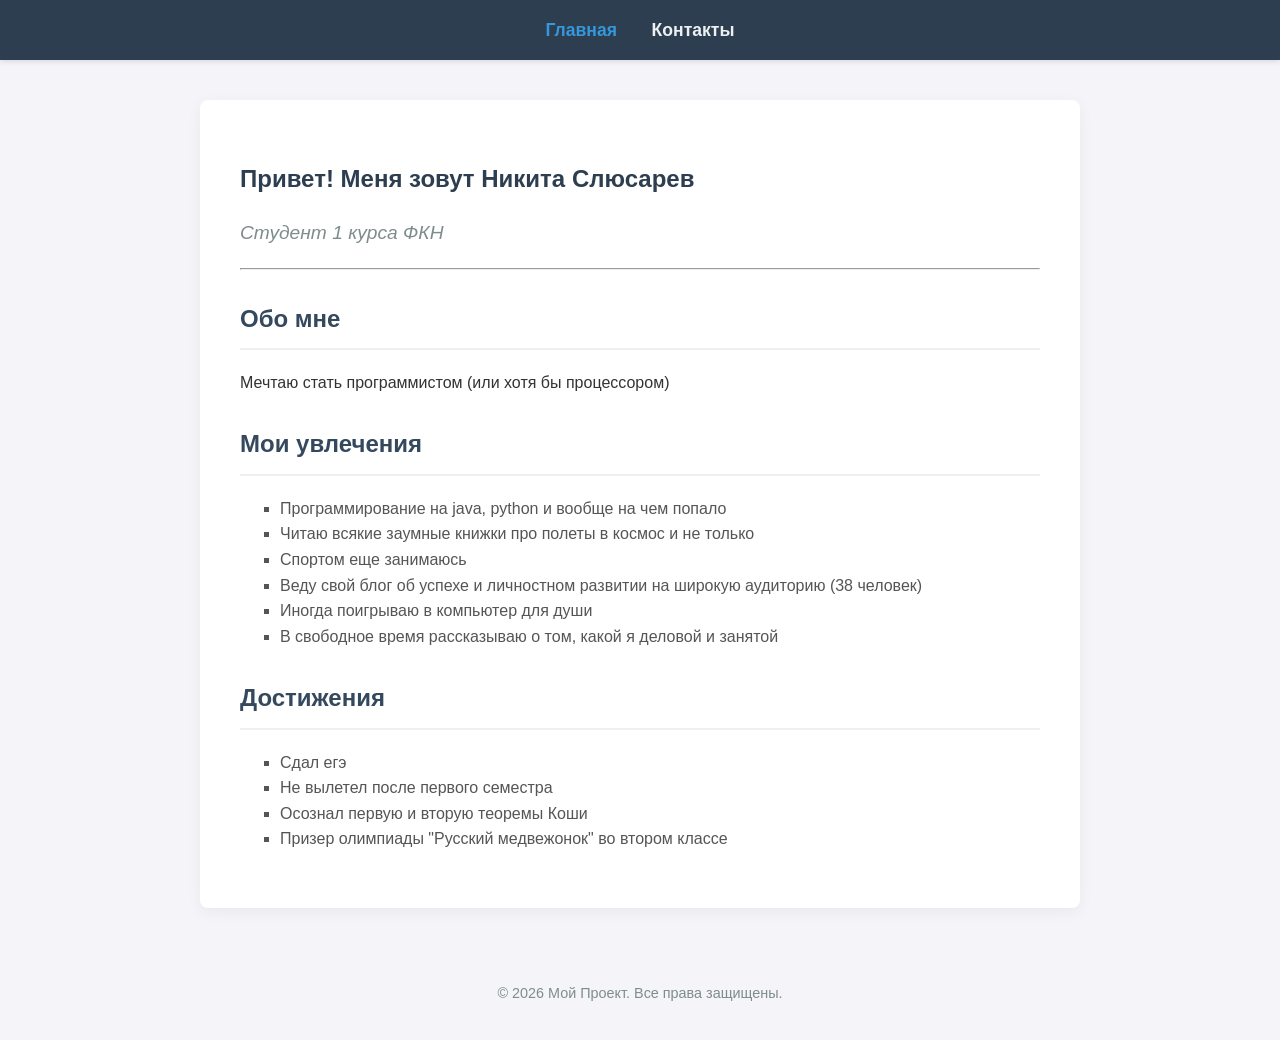
<file: index.html>
<!DOCTYPE html>
<html lang="ru">
<head>
    <meta charset="UTF-8">
    <meta name="viewport" content="width=device-width, initial-scale=1.0">
    <title>Обо мне | Мой Проект</title>
    <link rel="stylesheet" href="style.css">
</head>
<body>
    <header>
        <nav>
            <a href="index.html" class="active">Главная</a>
            <a href="contacts.html">Контакты</a>
        </nav>
    </header>

    <main class="container">
        <section class="about-me">
            <h1>Привет! Меня зовут Никита Слюсарев</h1>
            <p class="subtitle">Студент 1 курса ФКН</p>
            
            <hr>

            <h2>Обо мне</h2>
            <p>Мечтаю стать программистом (или хотя бы процессором)</p>

            <h2>Мои увлечения</h2>
            <ul>
                <li>Программирование на java, python и вообще на чем попало</li>
                <li>Читаю всякие заумные книжки про полеты в космос и не только</li>
                <li>Спортом еще занимаюсь</li>
                <li>Веду свой блог об успехе и личностном развитии на широкую аудиторию (38 человек)</li>
                <li>Иногда поигрываю в компьютер для души</li>
                <li>В свободное время рассказываю о том, какой я деловой и занятой</li>
            </ul>

            <h2>Достижения</h2>
            <ul>
                <li>Сдал егэ</li>
                <li>Не вылетел после первого семестра</li>
                <li>Осознал первую и вторую теоремы Коши</li>
                <li>Призер олимпиады "Русский медвежонок" во втором классе</li>
            </ul>
        </section>
    </main>

    <footer>
        <p>&copy; 2026 Мой Проект. Все права защищены.</p>
    </footer>

</body>
</html>
</file>
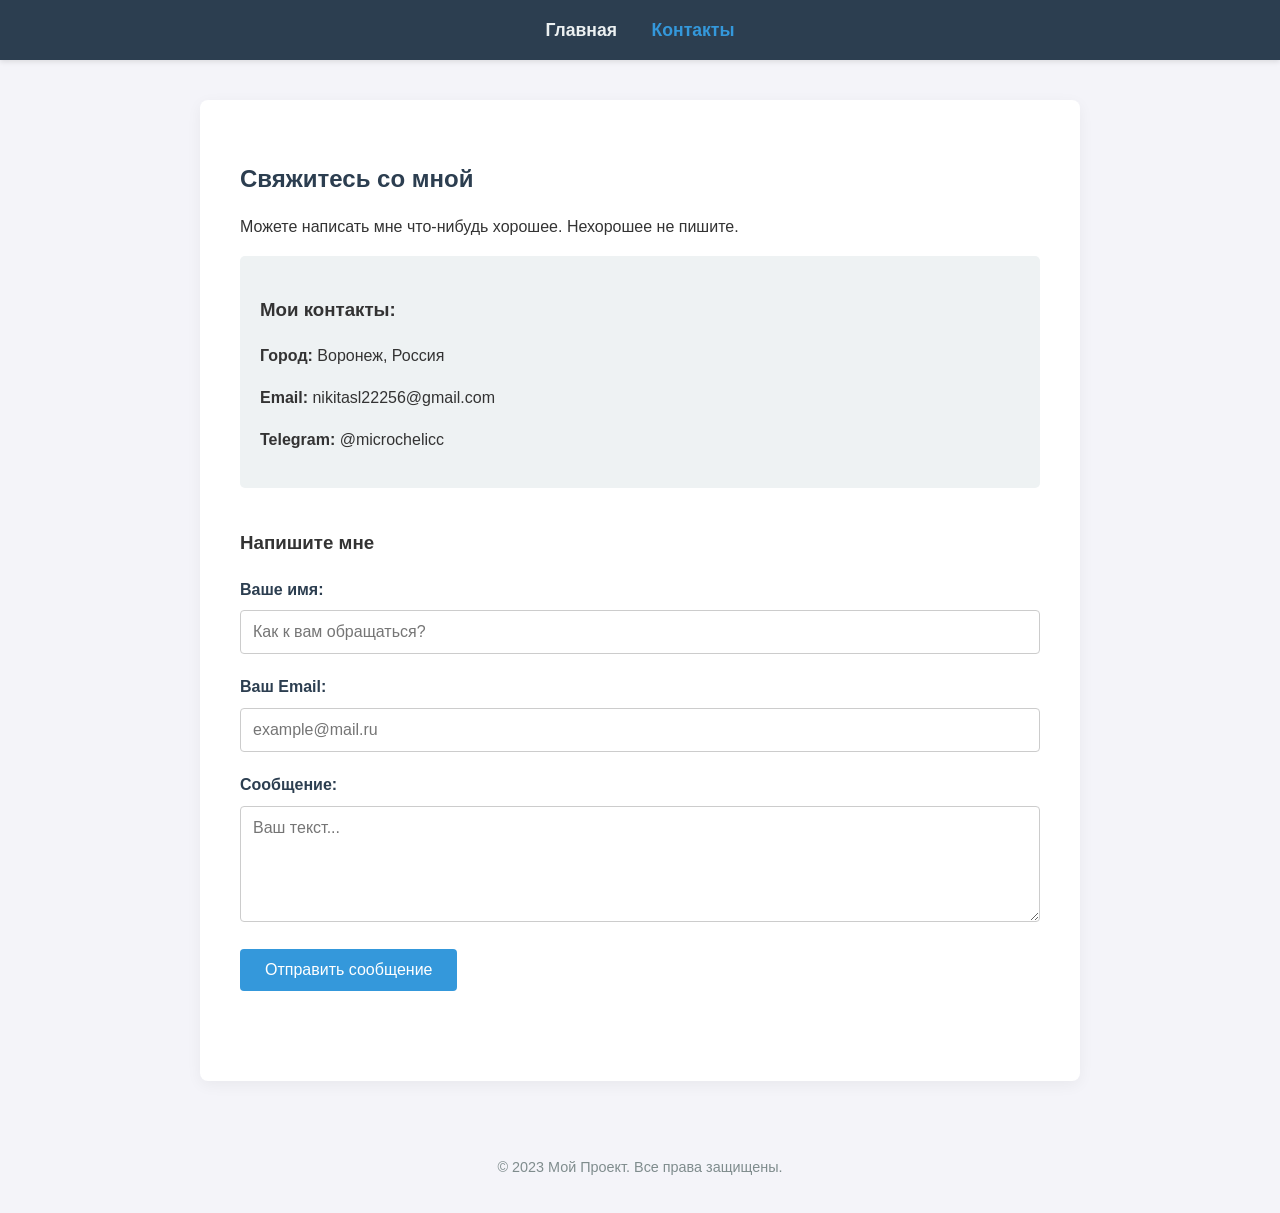
<file: contacts.html>
<!DOCTYPE html>
<html lang="ru">
<head>
    <meta charset="UTF-8">
    <meta name="viewport" content="width=device-width, initial-scale=1.0">
    <title>Контакты | Мой Проект</title>
    <link rel="stylesheet" href="style.css">
</head>
<body>

    <header>
        <nav>
            <a href="index.html">Главная</a>
            <a href="contacts.html" class="active">Контакты</a>
        </nav>
    </header>

    <main class="container">
        <section class="contacts-section">
            <h1>Свяжитесь со мной</h1>
            <p>Можете написать мне что-нибудь хорошее. Нехорошее не пишите.</p>

            <div class="contact-info">
                <h3>Мои контакты:</h3>
                <p><strong>Город:</strong> Воронеж, Россия</p>
                <p><strong>Email:</strong> nikitasl22256@gmail.com</p>
                <p><strong>Telegram:</strong> @microchelicc</p>
            </div>

            <div class="contact-form-wrapper">
                <h3>Напишите мне</h3>
                <form id="feedback-form" novalidate>
                    <div class="form-group">
                        <label for="name">Ваше имя:</label>
                        <input type="text" id="name" name="name" placeholder="Как к вам обращаться?">
                    </div>

                    <div class="form-group">
                        <label for="email">Ваш Email:</label>
                        <input type="email" id="email" name="email" placeholder="example@mail.ru">
                    </div>

                    <div class="form-group">
                        <label for="message">Сообщение:</label>
                        <textarea id="message" name="message" rows="5" placeholder="Ваш текст..."></textarea>
                    </div>

                    <button type="submit" class="btn-submit">Отправить сообщение</button>
                </form>
                <div id="form-message"></div>
            </div>
        </section>
    </main>

    <footer>
        <p>&copy; 2023 Мой Проект. Все права защищены.</p>
    </footer>

    <script>
        document.addEventListener('DOMContentLoaded', function() {
            const form = document.getElementById('feedback-form');
            const messageBox = document.getElementById('form-message');

            form.addEventListener('submit', function(event) {
                event.preventDefault();
                const name = document.getElementById('name').value.trim();
                const email = document.getElementById('email').value.trim();
                const message = document.getElementById('message').value.trim();
                messageBox.innerHTML = '';
                messageBox.className = '';

                if (!name || !email || !message) {
                    messageBox.textContent = 'Ошибка: Все поля должны быть заполнены!';
                    messageBox.className = 'error-message';
                    return;
                }

                const emailRegex = /^[^\s@]+@[^\s@]+\.[^\s@]+$/;
                if (!emailRegex.test(email)) {
                    messageBox.textContent = 'Ошибка: Введите корректный email адрес!';
                    messageBox.className = 'error-message';
                    return;
                }

                messageBox.innerHTML = `
                    <p class="success-text">
                        Спасибо, <strong>${escapeHtml(name)}</strong>! 
                        Ваше сообщение отправлено с email: <em>${escapeHtml(email)}</em>
                    </p>
                    <p class="success-preview">Текст сообщения: "${escapeHtml(message)}"</p>
                `;
                messageBox.className = 'success-message';

                form.reset();
            });

            function escapeHtml(text) {
                const div = document.createElement('div');
                div.textContent = text;
                return div.innerHTML;
            }
        });
    </script>
</body>
</html>
</file>
<file: style.css>
body {
    font-family: 'Segoe UI', Tahoma, Geneva, Verdana, sans-serif;
    background-color: #f4f4f9;
    color: #333;
    margin: 0;
    padding: 0;
    line-height: 1.6;
}

header {
    background-color: #2c3e50;
    padding: 1rem 0;
    box-shadow: 0 2px 5px rgba(0,0,0,0.1);
}

nav {
    max-width: 800px;
    margin: 0 auto;
    text-align: center;
}

nav a {
    color: #ecf0f1;
    text-decoration: none;
    font-weight: bold;
    margin: 0 15px;
    font-size: 1.1rem;
    transition: color 0.3s;
}

nav a:hover, nav a.active {
    color: #3498db;
}

.container {
    max-width: 800px;
    margin: 40px auto;
    background: white;
    padding: 40px;
    border-radius: 8px;
    box-shadow: 0 4px 15px rgba(0,0,0,0.05);
}

h1 { color: #2c3e50; margin-bottom: 10px; }
h2 { color: #34495e; border-bottom: 2px solid #ecf0f1; padding-bottom: 10px; margin-top: 30px; }
.subtitle { font-size: 1.2rem; color: #7f8c8d; font-style: italic; }
ul { list-style-type: square; color: #555; }

.contact-info {
    background-color: #eef2f3;
    padding: 20px;
    border-radius: 5px;
    margin-bottom: 30px;
}

.contact-form-wrapper { margin-top: 40px; }

.form-group { margin-bottom: 20px; }

label {
    display: block;
    margin-bottom: 8px;
    font-weight: bold;
    color: #2c3e50;
}

input[type="text"],
input[type="email"],
textarea {
    width: 100%;
    padding: 12px;
    border: 1px solid #ccc;
    border-radius: 4px;
    box-sizing: border-box;
    font-size: 1rem;
    font-family: inherit;
}

input:focus, textarea:focus {
    border-color: #3498db;
    outline: none;
}

.btn-submit {
    background-color: #3498db;
    color: white;
    border: none;
    padding: 12px 25px;
    font-size: 1rem;
    border-radius: 4px;
    cursor: pointer;
    transition: background 0.3s;
}

.btn-submit:hover { background-color: #2980b9; }

#error-message, #form-message {
    margin-top: 20px;
    padding: 15px;
    border-radius: 4px;
    font-weight: bold;
}

.error-message {
    background-color: #ffebee;
    color: #c62828;
    border: 1px solid #ef9a9a;
}

.success-message {
    background-color: #e8f5e9;
    color: #2e7d32;
    border: 1px solid #a5d6a7;
}

.success-text { margin: 0 0 10px 0; }
.success-preview { margin: 0; font-size: 0.9rem; color: #555; }

footer {
    text-align: center;
    padding: 20px;
    color: #7f8c8d;
    font-size: 0.9rem;
    margin-top: 40px;
}
</file>
